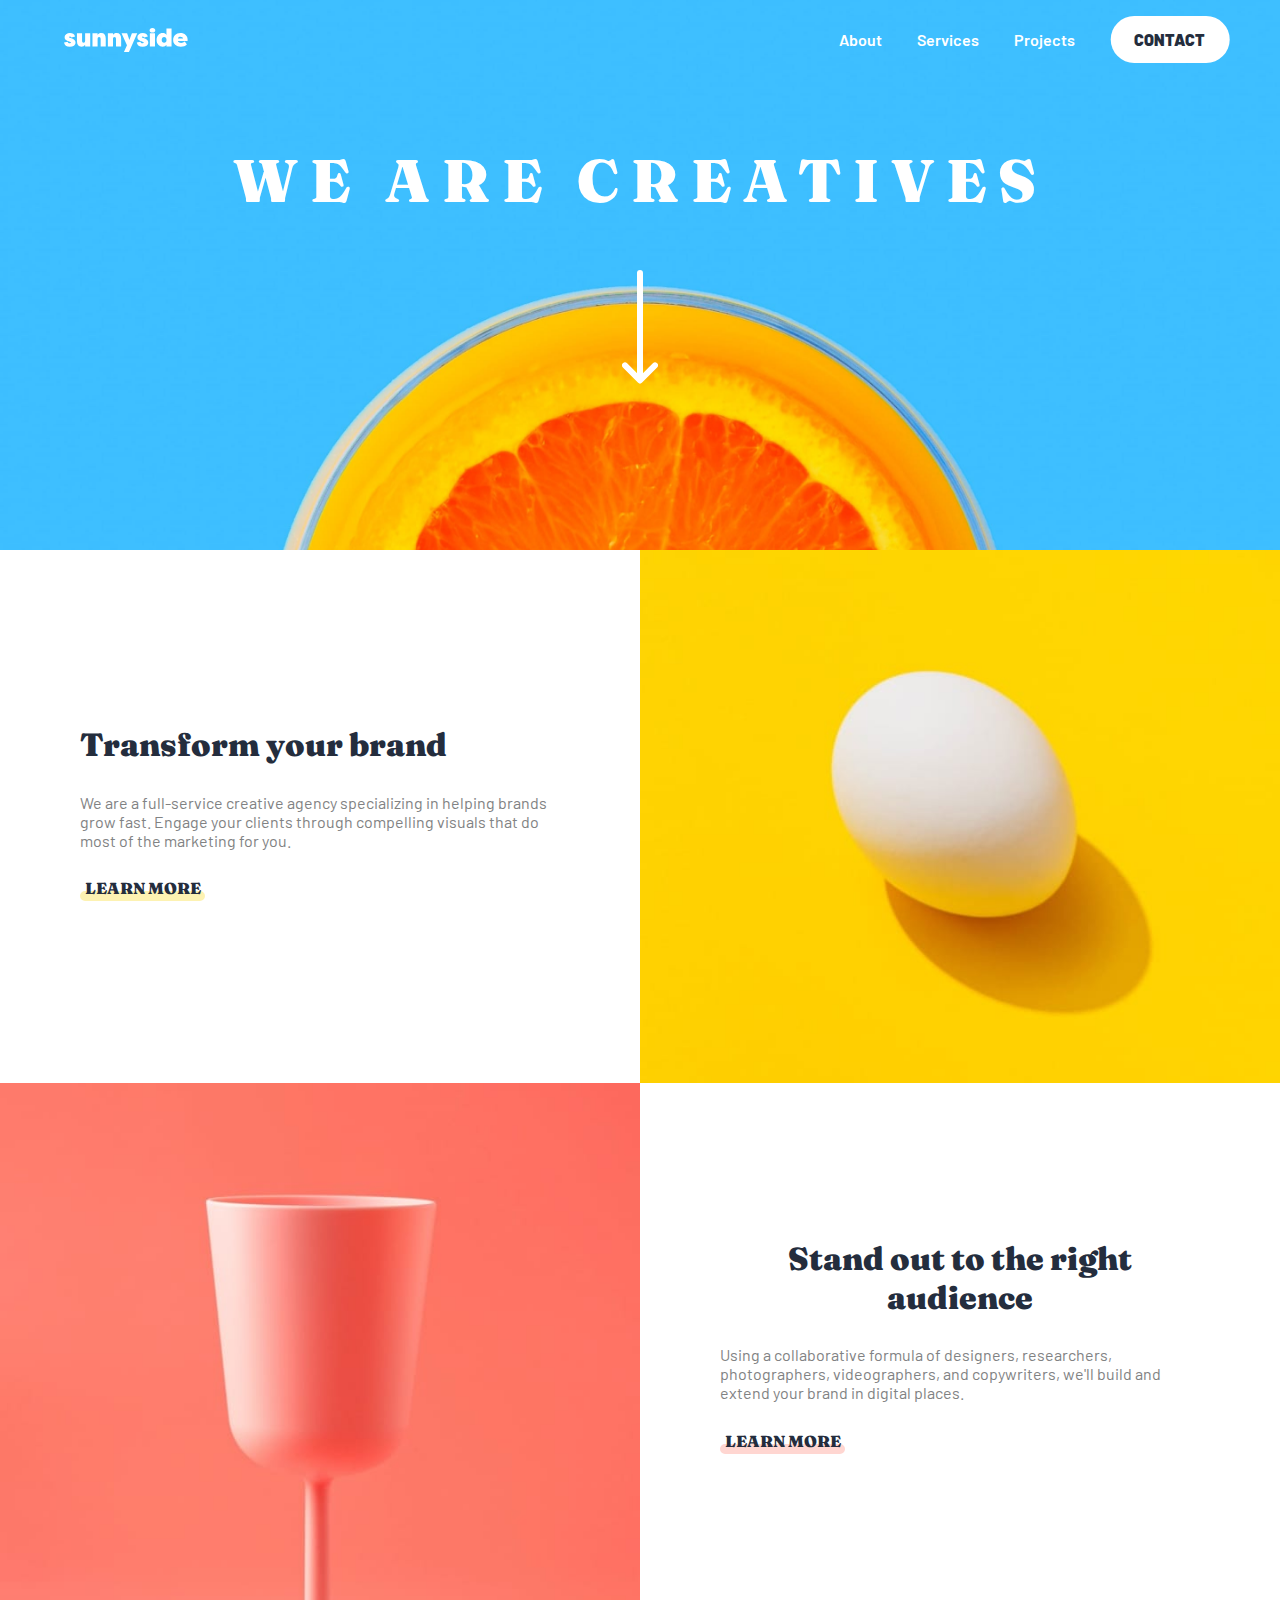
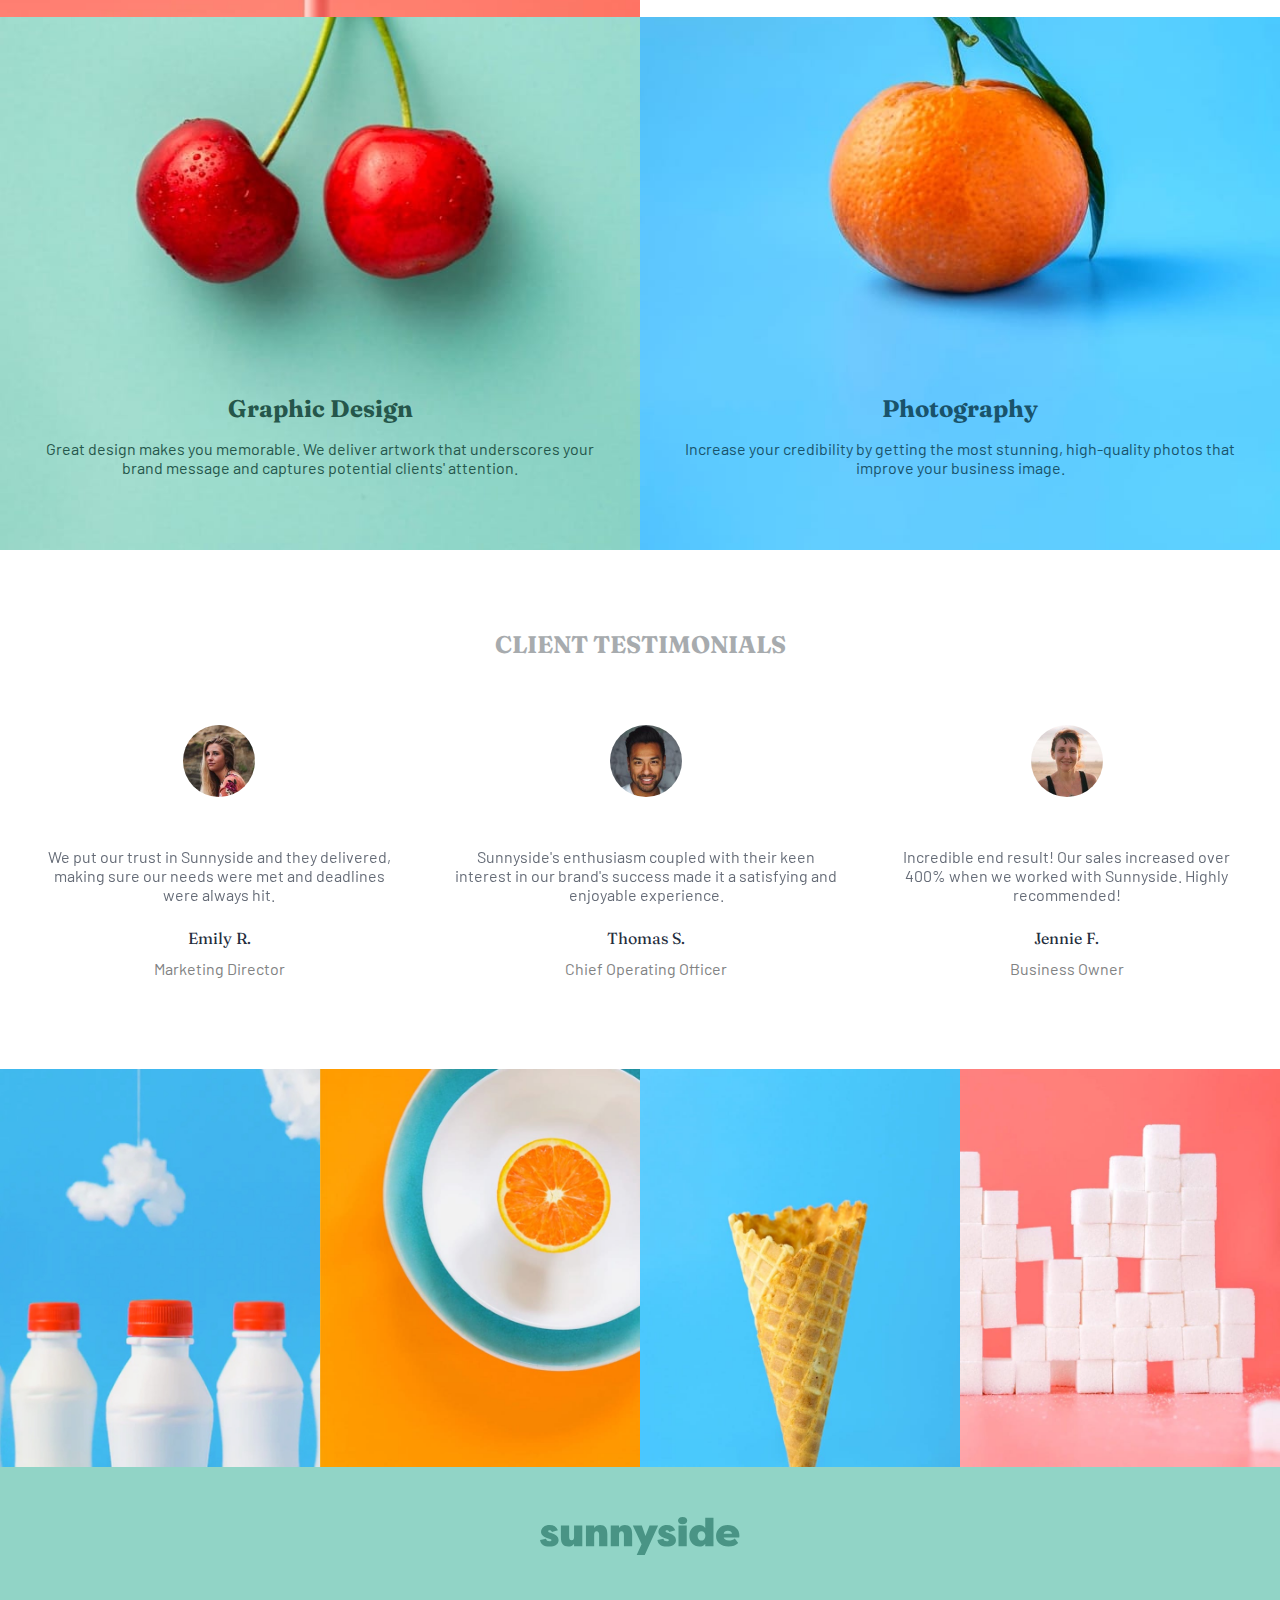
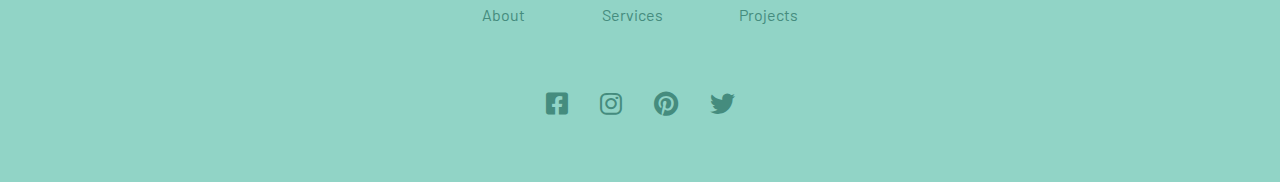
<file: index.html>
<!DOCTYPE html>
<html lang="en">
<head>
    <meta charset="UTF-8">
    <meta http-equiv="X-UA-Compatible" content="IE=edge">
    <meta name="viewport" content="width=device-width, initial-scale=1.0">
    <link rel="preconnect" href="https://fonts.googleapis.com">
    <link rel="stylesheet" href="https://cdnjs.cloudflare.com/ajax/libs/font-awesome/6.0.0-beta3/css/all.min.css"/>
    <link rel="preconnect" href="https://fonts.googleapis.com">
    <link rel="preconnect" href="https://fonts.gstatic.com" crossorigin>
    <link href="https://fonts.googleapis.com/css2?family=Barlow:wght@600&family=Fraunces:wght@700;900&display=swap" rel="stylesheet"> 
<link rel="icon" type="image/x-icon" href="./img/icons/favicon-32x32.png">
<link rel="stylesheet" href="./main2.css">
<title>Sunnyside</title>
</head>

    <header class="header__img-background">
      
  <nav>

    <div class="navbar">
      <div class="menu__container nav-container">
        
        <div class="logo">
          <img src="./img/logo.svg" alt="logo">
        </div>
        
          <input class="checkbox" type="checkbox" name="" id="menu_button"/>
          <div class="hamburger-lines" id="hamburger">
            <span class="line line1"></span>
            <span class="line line2"></span>
            <span class="line line3"></span>
          </div>  
        

        <div class="menu-items" id="menu-items">
          <div class="arrow-left"></div>
          <li><a href="#" class="menu-items-link">About</a></li>
          <li><a href="#" class="menu-items-link">Services</a></li>
          <li><a href="#" class="menu-items-link">Projects</a></li>
          <li><a href="#" class="menu-items-special">CONTACT</a></li>
        </div>
    
      </div>
      
    </div>
    
  </nav>
  <h1 class="header__title">WE ARE CREATIVES</h1>
  <img src="./img/icons/icon-arrow-down.svg" alt="arrow" class="header__arrow">


      </header>
        <body>
<section class="container">
   
    <div class="card__container container__reverse">

      <div class="card">
        <picture>
  <source 
    srcset="./img/mobile/image-transform.jpg"
    media="(max-width: 375px)" />
  <source 
    srcset="./img/desktop/image-transform.jpg"
    media="(min-width: 1440px)" />
        <img src="./img/desktop/image-transform.jpg" alt="egg" class="card__img egg">
        </picture>
    </div>
   
    <article class="card__article card__article--text">
        <h2>Transform your brand </h2>
        <p>We are a full-service creative agency specializing in helping brands grow fast. 
            Engage your clients through compelling visuals that do most of the marketing for you. </p>
            <a href="#">LEARN MORE<span class="under_button yellow"></span></a>
    </article>

    </div>

    <div class="card__container">
    <div class="card">
        <picture>
            <source 
              srcset="./img/mobile/image-stand-out.jpg"
              media="(max-width: 375px)" />
            <source 
              srcset="./img/desktop/image-stand-out.jpg"
              media="(min-width: 1440px)" />
        <img src="./img/desktop/image-stand-out.jpg" alt="glass" class="card__img">
       </picture>
    </div>
    <article class="card__article card__article--text">
<h2>Stand out to the right audience </h2>
<p>Using a collaborative formula of designers, researchers, photographers, videographers, 
    and copywriters, we'll build and extend your brand in digital places. </p>
    <a href="#">LEARN MORE<span class="under_button red"></span></a>
    </article>
    </div>
</section>
<section>
    <div class="container__txtImg">
    <article class="card__article card__txtImg">
        <picture>
            <source 
              srcset="./img/mobile/image-graphic-design.jpg"
              media="(max-width: 375px)" />
            <source 
              srcset="./img/desktop/image-graphic-design.jpg"
              media="(min-width: 1440px)" />
        <img src="./img/desktop/image-graphic-design.jpg" alt="cherry" class="card__img">
    </picture>
    <div class="card__description card__description1">

        <h2 class="card__description--h2">Graphic Design </h2>
        <p class="card__description--p">Great design makes you memorable. We deliver artwork that underscores your brand 
            message and captures potential clients' attention. </p>
    </div>
    </article>

    <article class="card__article card__txtImg">
        <picture>
            <source 
              srcset="./img/mobile/image-photography.jpg"
              media="(max-width: 375px)" />
            <source 
              srcset="./img/desktop/image-photography.jpg"
              media="(min-width: 1440px)" />
        <img src="./img/desktop/image-photography.jpg" alt="orange" class="card__img">
        </picture>
        <div class="card__description card__description2">
        <h2 class="card__description--h2">Photography</h2>
        <p class="card__description--p">Increase your credibility by getting the most stunning, high-quality photos that 
            improve your business image. </p>
        </div>
    </article>
    </div>

    
      <div>
    <h2 class="card__client--header">CLIENT TESTIMONIALS</h2>
    </div>
    <div class="container__client">

    <div class="card__client">
        <img src="./img/people/image-emily.jpg" alt="emily" class="card__client--img">
        <p class="card__client--p">We put our trust in Sunnyside and they delivered, making sure our needs were met 
            and deadlines were always hit.  </p>
            <span class="card__client--name">Emily R.</span> 
            <span class="card__client--role">Marketing Director</span>
    </div>
    
    <div class="card__client">
        <img src="./img/people/image-thomas.jpg" alt="thomas" class="card__client--img">
        <p class="card__client--p">Sunnyside's enthusiasm coupled with their keen interest in our brand's success 
            made it a satisfying and enjoyable experience. </p>
            <span class="card__client--name">Thomas S.</span> 
            <span class="card__client--role">Chief Operating Officer</span> 
    </div>
    
    <div class="card__client">
        <img src="./img/people/image-jennie.jpg" alt="jenny" class="card__client--img">
        <p class="card__client--p">Incredible end result! Our sales increased over 400% when we worked with Sunnyside. 
            Highly recommended!  </p>
            <span class="card__client--name">Jennie F.</span> 
            <span class="card__client--role">Business Owner</span> 

    </div>
</div>

    

    <div class="container__last--img">
        <picture class="container__img">
            <source 
              srcset="./img/mobile/image-gallery-milkbottles.jpg"
              media="(max-width: 375px)" />
            <source 
              srcset="./img/desktop/image-gallery-milkbottles.jpg"
              media="(min-width: 1440px)" />
        <img src="./img/desktop/image-gallery-milkbottles.jpg" alt="milk bottles">
        </picture>

        <picture class="container__img">
            <source 
              srcset="./img/mobile/image-gallery-orange.jpg"
              media="(max-width: 375px)" />
            <source 
              srcset="./img/desktop/image-gallery-orange.jpg"
              media="(min-width: 1440px)" />
        <img src="./img/desktop/image-gallery-orange.jpg" alt="orange">
        </picture>

        <picture class="container__img">
            <source 
              srcset="./img/mobile/image-gallery-cone.jpg"
              media="(max-width: 375px)" />
            <source 
              srcset="./img/desktop/image-gallery-cone.jpg"
              media="(min-width: 1440px)" />
        <img src="./img/desktop/image-gallery-cone.jpg" alt="cone">
        </picture>

        <picture class="container__img">
            <source 
              srcset="./img/mobile/image-gallery-sugar-cubes.jpg"
              media="(max-width: 375px)" />
            <source 
              srcset="./img/desktop/image-gallery-sugarcubes.jpg"
              media="(min-width: 1440px)" />
        <img src="./img/desktop/image-gallery-sugarcubes.jpg" alt="sugar cube">
        </picture>
    </div>

    <footer class="card__footer">
      <img src="./img/logo.svg" alt="logo" class="logo__footer">
        <nav>
            <ul class="card__footer--menu">
                <li class="card__footer--menu--item"><a href="#">About</a></li>
                <li class="card__footer--menu--item"><a href="#">Services</a></li>
                <li class="card__footer--menu--item"><a href="#">Projects</a></li>
            </ul>
        </nav>
        <div class="card__footer--social">
          
          <a href="#fb"><i class="fa-brands fa-facebook-square card__footer-social--img"></i></a>
          <a href="#in"><i class="fa-brands fa-instagram card__footer-social--img"></i></a>
          <a href="#pi"><i class="fa-brands fa-pinterest card__footer-social--img"></i></a>
          <a href="#tw"><i class="fa-brands fa-twitter card__footer-social--img"></i></a>
        </div>

    </footer>
</section>
</body>
</html>
</file>
<file: main2.css>
.menu__container {
  max-width: 90%;
  margin: 0 auto;
}

.navbar {
  width: 100%;
}

.navbar .menu-items {
  display: -webkit-box;
  display: -ms-flexbox;
  display: flex;
  height: 50vh;
  width: 95%;
  -webkit-transform: translate(-150%);
          transform: translate(-150%);
  -webkit-box-orient: vertical;
  -webkit-box-direction: normal;
      -ms-flex-direction: column;
          flex-direction: column;
  -webkit-transition: -webkit-transform 0.5s ease-in-out;
  transition: -webkit-transform 0.5s ease-in-out;
  transition: transform 0.5s ease-in-out;
  transition: transform 0.5s ease-in-out, -webkit-transform 0.5s ease-in-out;
  position: relative;
  top: 80px;
  left: 3%;
  background-color: white;
  z-index: 999;
}

.navbar .menu-items li {
  margin: auto;
}

.navbar .arrow-left {
  width: 0;
  height: 0;
  border-top: 20px solid transparent;
  border-bottom: 20px solid transparent;
  border-right: 20px solid white;
  position: absolute;
  right: 0;
  top: -20px;
}

.navbar .nav-container li {
  list-style: none;
}

.navbar .nav-container a {
  font-family: 'Barlow', sans-serif;
  text-decoration: none;
  font-weight: 600;
  font-size: 1rem;
  color: #242d3d;
}

.navbar .nav-container .menu-items-special {
  border-radius: 25px;
  background-color: #fad400;
  padding: 0.9rem 1.5rem;
  font-weight: 900;
}

.nav-container {
  display: -webkit-box;
  display: -ms-flexbox;
  display: flex;
  -webkit-box-pack: justify;
      -ms-flex-pack: justify;
          justify-content: space-between;
  -webkit-box-align: center;
      -ms-flex-align: center;
          align-items: center;
  height: 60px;
  display: block;
  position: relative;
}

.nav-container .checkbox {
  position: absolute;
  display: block;
  height: 32px;
  width: 32px;
  top: 24px;
  right: 0;
  z-index: 5;
  opacity: 0;
  cursor: pointer;
}

.nav-container .hamburger-lines {
  height: 26px;
  width: 32px;
  position: absolute;
  top: 24px;
  right: 0;
  z-index: 2;
  display: -webkit-box;
  display: -ms-flexbox;
  display: flex;
  -webkit-box-orient: vertical;
  -webkit-box-direction: normal;
      -ms-flex-direction: column;
          flex-direction: column;
  -webkit-box-pack: justify;
      -ms-flex-pack: justify;
          justify-content: space-between;
}

.nav-container .hamburger-lines .line {
  display: block;
  height: 2px;
  width: 100%;
  border-radius: 10px;
  background: white;
}

.nav-container .hamburger-lines .line1 {
  -webkit-transform-origin: 100% 0%;
          transform-origin: 100% 0%;
  -webkit-transition: -webkit-transform 0.4s ease-in-out;
  transition: -webkit-transform 0.4s ease-in-out;
  transition: transform 0.4s ease-in-out;
  transition: transform 0.4s ease-in-out, -webkit-transform 0.4s ease-in-out;
}

.nav-container .hamburger-lines .line2 {
  -webkit-transition: -webkit-transform 0.2s ease-in-out;
  transition: -webkit-transform 0.2s ease-in-out;
  transition: transform 0.2s ease-in-out;
  transition: transform 0.2s ease-in-out, -webkit-transform 0.2s ease-in-out;
}

.nav-container .hamburger-lines .line3 {
  -webkit-transform-origin: 100% 0%;
          transform-origin: 100% 0%;
  -webkit-transition: -webkit-transform 0.4s ease-in-out;
  transition: -webkit-transform 0.4s ease-in-out;
  transition: transform 0.4s ease-in-out;
  transition: transform 0.4s ease-in-out, -webkit-transform 0.4s ease-in-out;
}

.nav-container input[type="checkbox"]:checked ~ .menu-items {
  -webkit-transform: translateX(0);
          transform: translateX(0);
}

.nav-container input[type="checkbox"]:checked ~ .hamburger-lines .line1 {
  -webkit-transform: rotate(-45deg);
          transform: rotate(-45deg);
}

.nav-container input[type="checkbox"]:checked ~ .hamburger-lines .line2 {
  -webkit-transform: scaleY(0);
          transform: scaleY(0);
}

.nav-container input[type="checkbox"]:checked ~ .hamburger-lines .line3 {
  -webkit-transform: rotate(45deg);
          transform: rotate(45deg);
}

.logo {
  position: absolute;
  top: 28px;
  left: 0;
}

.logo__footer {
  -webkit-filter: invert(48%) sepia(27%) saturate(674%) hue-rotate(118deg) brightness(94%) contrast(83%);
          filter: invert(48%) sepia(27%) saturate(674%) hue-rotate(118deg) brightness(94%) contrast(83%);
  width: 200px;
  margin: 50px auto;
}

* {
  margin: 0;
  padding: 0;
  -webkit-box-sizing: border-box;
          box-sizing: border-box;
  /*font-family: 'Barlow', sans-serif;*/
  /*font-family: 'Fraunces', serif;*/
}

h1 {
  font-family: 'Fraunces', serif;
  font-weight: 900;
  color: white;
  font-size: 40px;
  letter-spacing: 0.2em;
}

h2, .card__article--text a, .card__client--name {
  font-family: 'Fraunces', serif;
}

p, span {
  font-family: 'Barlow', sans-serif;
  color: #818283;
}

.header__img-background {
  background-image: url(./img/mobile/image-header.jpg);
  background-size: cover;
  background-position: center;
  background-repeat: no-repeat;
  height: 550px;
}

.header__title {
  text-align: center;
  position: relative;
  top: 15%;
}

.header__arrow {
  position: relative;
  top: 35%;
  left: 50%;
  -webkit-transform: translate(-50%, -50%);
          transform: translate(-50%, -50%);
}

img {
  max-width: 100%;
}

picture {
  display: -webkit-box;
  display: -ms-flexbox;
  display: flex;
}

.card {
  display: -webkit-box;
  display: -ms-flexbox;
  display: flex;
}

.card__article {
  display: -webkit-box;
  display: -ms-flexbox;
  display: flex;
  -ms-flex-pack: distribute;
      justify-content: space-around;
  -webkit-box-orient: vertical;
  -webkit-box-direction: normal;
      -ms-flex-direction: column;
          flex-direction: column;
  -webkit-box-flex: 1;
      -ms-flex-positive: 1;
          flex-grow: 1;
  -webkit-box-align: center;
      -ms-flex-align: center;
          align-items: center;
}

.card__article--text {
  text-align: center;
  padding: 5rem 1.8rem;
}

.card__article--text h2 {
  color: #242d3d;
  font-size: 32px;
  font-weight: 900;
}

.card__article--text p {
  margin: 1.8rem auto;
}

.card__article--text a {
  display: inline-block;
  text-decoration: none;
  font-weight: 900;
  color: #242d3d;
}

.card__article--text a:hover .under_button {
  opacity: 1;
}

.card__article .under_button {
  display: block;
  border-radius: 25px;
  position: relative;
  top: -7px;
  z-index: -1;
  width: 125px;
  opacity: 0.3;
}

.card__article .yellow {
  border: 5px solid #fad400;
}

.card__article .red {
  border: 5px solid #fe7867;
}

.card__client {
  display: -webkit-box;
  display: -ms-flexbox;
  display: flex;
  -webkit-box-orient: vertical;
  -webkit-box-direction: normal;
      -ms-flex-direction: column;
          flex-direction: column;
  margin: auto 2vw;
  text-align: center;
}

.card__client--header {
  text-align: center;
  margin: 50px auto auto auto;
  color: #a7abae;
}

.card__client--img {
  width: 72px;
  height: 72px;
  border-radius: 50%;
  margin: 50px auto;
}

.card__client--role {
  padding: 0.7rem;
}

.card__client--name {
  padding-top: 1.5rem;
  color: #242d3d;
}

.card__client--p {
  color: #242d3d;
  opacity: 0.7;
}

.card__description {
  position: absolute;
  top: 80%;
  left: 50%;
  -webkit-transform: translate(-50%, -50%);
          transform: translate(-50%, -50%);
  text-align: center;
  margin: auto;
  width: 100%;
  padding: 0 2rem;
  -webkit-box-align: baseline;
      -ms-flex-align: baseline;
          align-items: baseline;
}

.card__description--p {
  padding: 1rem 0;
}

.card__description1 p, .card__description1 h2 {
  color: #25564b;
}

.card__description2 p, .card__description2 h2 {
  color: #19536b;
}

.card__txtImg {
  position: relative;
}

.container__last--img {
  display: -webkit-box;
  display: -ms-flexbox;
  display: flex;
  -webkit-box-flex: 50%;
      -ms-flex: 50%;
          flex: 50%;
  -ms-flex-wrap: wrap;
      flex-wrap: wrap;
}

.container__img {
  display: -webkit-box;
  display: -ms-flexbox;
  display: flex;
  -webkit-box-flex: 50%;
      -ms-flex: 50%;
          flex: 50%;
}

.container__client {
  margin: 1rem 1rem 6rem 1rem;
}

.card__footer {
  display: -webkit-box;
  display: -ms-flexbox;
  display: flex;
  -webkit-box-orient: vertical;
  -webkit-box-direction: normal;
      -ms-flex-direction: column;
          flex-direction: column;
  -ms-flex-pack: distribute;
      justify-content: space-around;
  background-color: #91d4c6;
}

.card__footer-social--img {
  margin: 1rem;
}

.card__footer--social {
  display: -webkit-box;
  display: -ms-flexbox;
  display: flex;
  -webkit-box-pack: center;
      -ms-flex-pack: center;
          justify-content: center;
  padding: 50px;
}

.card__footer--social a {
  display: contents;
}

.card__footer--social a:hover .card__footer-social--img {
  color: white;
}

.card__footer--menu {
  display: -webkit-box;
  display: -ms-flexbox;
  display: flex;
  list-style: none;
  -webkit-box-pack: center;
      -ms-flex-pack: center;
          justify-content: center;
}

.card__footer--menu--item a {
  text-decoration: none;
  margin: 3vw;
  font-family: 'Barlow', sans-serif;
  color: #458c7e;
}

.card__footer--menu--item a:hover {
  color: white;
}

.fa-brands {
  font-size: 25px;
  color: #458c7e;
}

.fa-brands:hover {
  color: white;
}

@media screen and (min-width: 720px) {
  .card {
    -webkit-box-flex: 50%;
        -ms-flex: 50%;
            flex: 50%;
  }
  .card__container {
    display: -webkit-box;
    display: -ms-flexbox;
    display: flex;
  }
  .card__article {
    display: -webkit-box;
    display: -ms-flexbox;
    display: flex;
    -webkit-box-flex: 50%;
        -ms-flex: 50%;
            flex: 50%;
    -webkit-box-orient: vertical;
    -webkit-box-direction: normal;
        -ms-flex-direction: column;
            flex-direction: column;
    -webkit-box-align: start;
        -ms-flex-align: start;
            align-items: flex-start;
    -webkit-box-pack: center;
        -ms-flex-pack: center;
            justify-content: center;
  }
  .card__article--text {
    padding: 5rem;
  }
  .card__article--text p {
    text-align: left;
  }
  .card__footer--social--img:hover {
    color: white;
  }
  .card__client--header {
    margin-top: 5rem;
  }
  .container__reverse {
    -webkit-box-orient: horizontal;
    -webkit-box-direction: reverse;
        -ms-flex-direction: row-reverse;
            flex-direction: row-reverse;
  }
  .container__txtImg {
    display: -webkit-box;
    display: -ms-flexbox;
    display: flex;
    -ms-flex-wrap: nowrap;
        flex-wrap: nowrap;
    -webkit-box-flex: 50%;
        -ms-flex: 50%;
            flex: 50%;
  }
  .container__client {
    display: -webkit-box;
    display: -ms-flexbox;
    display: flex;
    margin-bottom: 5rem;
  }
  .container__last--img {
    -ms-flex-wrap: nowrap;
        flex-wrap: nowrap;
  }
  .nav-container .checkbox, .nav-container .hamburger-lines, .nav-container .menu-items .arrow-left {
    display: none;
  }
  .nav-container {
    display: -webkit-box;
    display: -ms-flexbox;
    display: flex;
    -webkit-box-pack: end;
        -ms-flex-pack: end;
            justify-content: flex-end;
    width: 100%;
  }
  #menu-items {
    -webkit-transform: translate(-5%);
            transform: translate(-5%);
    background-color: transparent;
    -webkit-box-orient: horizontal;
    -webkit-box-direction: normal;
        -ms-flex-direction: row;
            flex-direction: row;
    position: relative;
    top: 0;
    width: -webkit-fit-content;
    width: -moz-fit-content;
    width: fit-content;
    height: 0;
  }
  #menu-items .menu-items-special {
    background-color: white;
    margin: 0 0 0 2.2rem;
  }
  #menu-items .menu-items-special:hover {
    color: white;
    background-color: #70cfff;
  }
  #menu-items a.menu-items-link::after {
    content: "";
    display: block;
    margin: auto;
    height: 4px;
    border-radius: 25px;
    width: 0px;
    background: transparent;
    -webkit-transition: all 0.5s ease;
    transition: all 0.5s ease;
  }
  #menu-items a.menu-items-link:hover::after {
    width: 100%;
    background: white;
  }
  #menu-items a.menu-items-link {
    display: inline-block;
    margin: 0 0 0 2.2rem;
    color: white;
  }
  .header__img-background {
    background-image: url(./img/desktop/image-header.jpg);
  }
  .header__title {
    font-size: 60px;
  }
}
/*# sourceMappingURL=main2.css.map */
</file>
